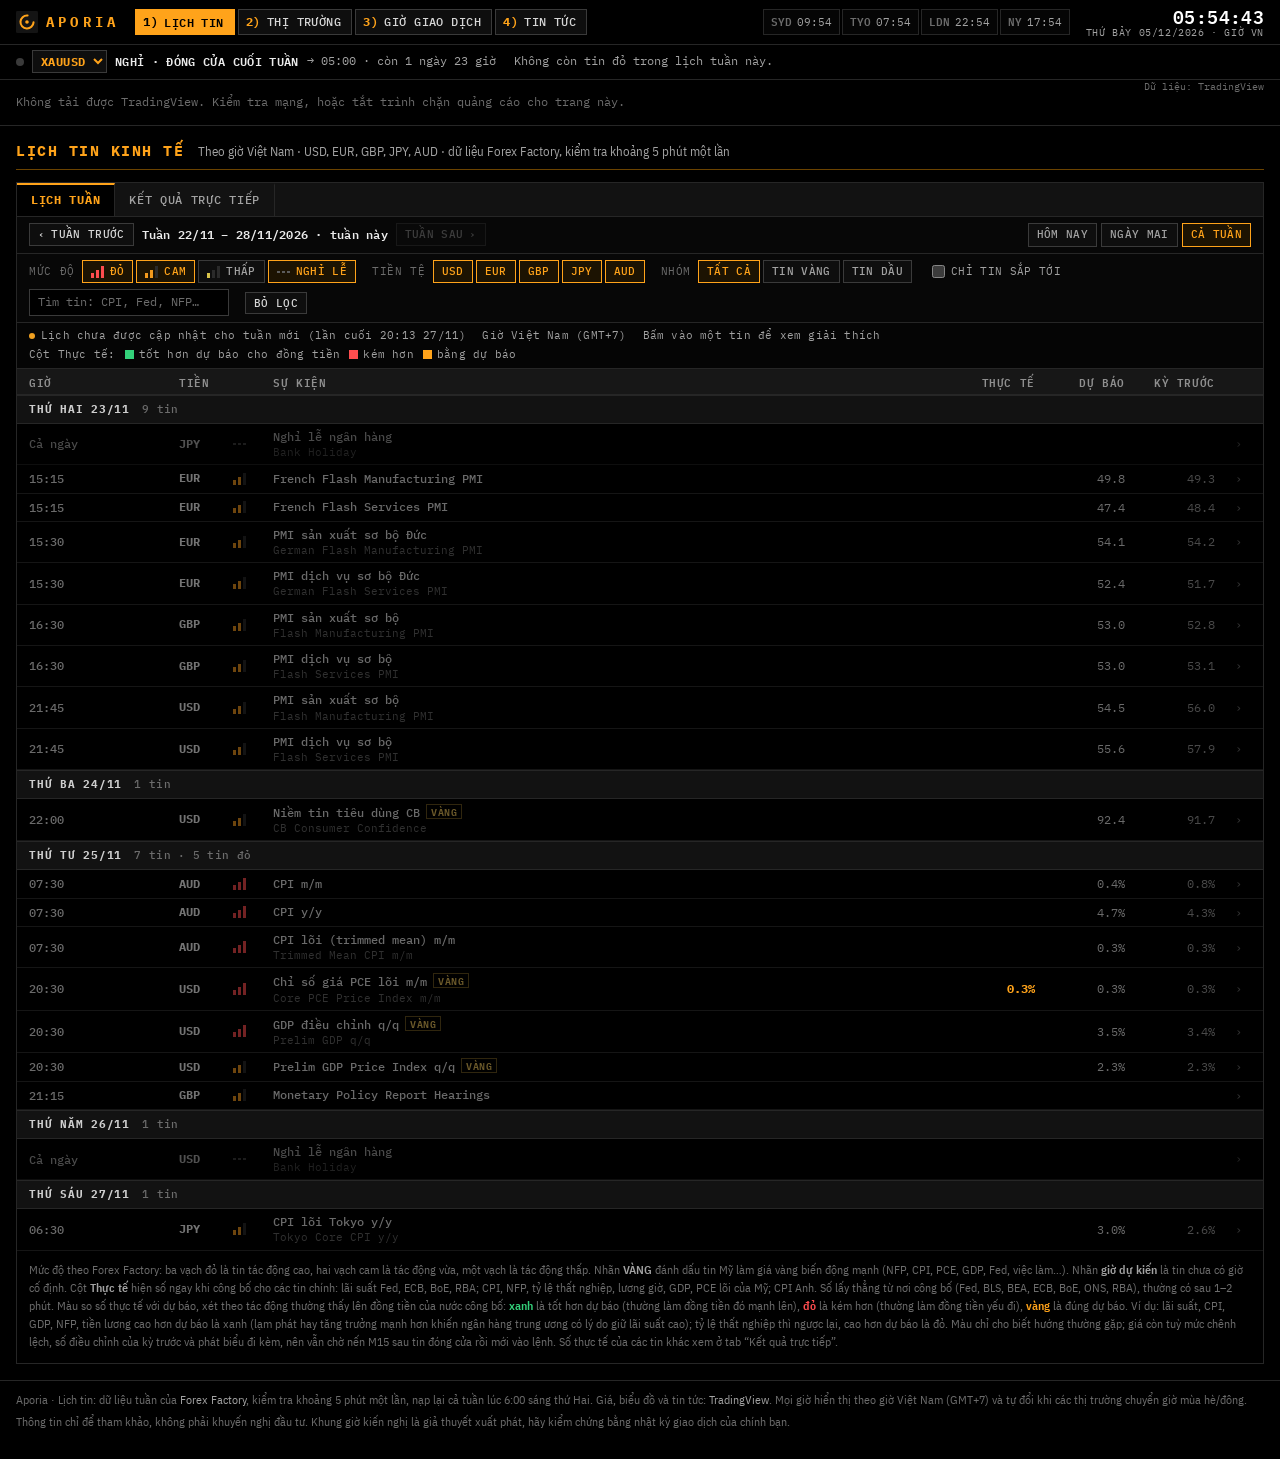
<file: index.html>
<!doctype html>
<html lang="vi">
<head>
<meta charset="utf-8">
<meta name="viewport" content="width=device-width, initial-scale=1, viewport-fit=cover">
<title>Lịch tin kinh tế theo giờ Việt Nam · Aporia</title>
<meta name="description" content="Lịch tin kinh tế tuần theo giờ Việt Nam: tin đỏ, tin vàng, dự báo, kỳ trước, giải thích tiếng Việt cho từng tin.">
<meta name="theme-color" content="#000000">
<meta name="color-scheme" content="dark">
<meta property="og:title" content="Lịch tin kinh tế theo giờ Việt Nam · Aporia">
<meta property="og:description" content="Lịch tin kinh tế tuần theo giờ Việt Nam: tin đỏ, tin vàng, dự báo, kỳ trước, giải thích tiếng Việt cho từng tin.">
<meta property="og:type" content="website">
<meta name="apple-mobile-web-app-title" content="Aporia">
<meta name="apple-mobile-web-app-capable" content="yes">
<meta name="mobile-web-app-capable" content="yes">
<meta name="apple-mobile-web-app-status-bar-style" content="black-translucent">
<link rel="icon" href="icon.svg" type="image/svg+xml">
<link rel="icon" href="icon-192.png" type="image/png" sizes="192x192">
<link rel="apple-touch-icon" href="icon-180.png">
<link rel="manifest" href="manifest.webmanifest">
<link rel="preconnect" href="https://fonts.googleapis.com">
<link rel="preconnect" href="https://fonts.gstatic.com" crossorigin>
<link rel="stylesheet" href="https://fonts.googleapis.com/css2?family=IBM+Plex+Mono:wght@400;500;600;700&family=IBM+Plex+Sans+Condensed:wght@400;500;600&display=swap">
<link rel="stylesheet" href="assets/app.css?v=202611051200">
</head>
<body data-page="lich">
<header class="top" id="top"><div class="tb"><a class="brand" href="./"><span class="wm">APORIA</span></a></div></header>
<div class="ticker" id="ticker"></div>
<main class="wrap">
  <div class="ptitle"><h1>Lịch tin kinh tế</h1><span class="sub">Theo giờ Việt Nam · USD, EUR, GBP, JPY, AUD · dữ liệu Forex Factory, kiểm tra khoảng 5 phút một lần</span></div>
  <section class="panel">
    <div class="tabs" role="tablist" aria-label="Chế độ xem lịch">
      <button type="button" role="tab" id="tabWeek" aria-selected="true" aria-controls="paneWeek">Lịch tuần</button>
      <button type="button" role="tab" id="tabLive" aria-selected="false" aria-controls="paneLive">Kết quả trực tiếp</button>
    </div>
    <div id="paneWeek" role="tabpanel" aria-labelledby="tabWeek">
      <div class="calbar">
        <button type="button" class="btn sm" id="wPrev" aria-label="Tuần trước">‹<span class="t"> Tuần trước</span></button>
        <span class="wk" id="wLab">—</span>
        <button type="button" class="btn sm" id="wNext" aria-label="Tuần sau"><span class="t">Tuần sau </span>›</button>
        <button type="button" class="btn sm ftog" id="fToggle" aria-expanded="false" aria-controls="filters">Bộ lọc</button>
        <span class="sp"></span>
        <div id="fScope" role="group" aria-label="Phạm vi ngày" style="display:flex;gap:4px">
          <button type="button" class="chip" data-v="today">Hôm nay</button>
          <button type="button" class="chip" data-v="tomorrow">Ngày mai</button>
          <button type="button" class="chip" data-v="week">Cả tuần</button>
        </div>
      </div>
      <div class="filters" id="filters">
        <div class="grp"><span class="lbl">Mức độ</span><span id="fImp" class="grp"></span></div>
        <div class="grp"><span class="lbl">Tiền tệ</span><span id="fCcy" class="grp"></span></div>
        <div class="grp"><span class="lbl">Nhóm</span><span id="fGrp" class="grp"></span></div>
        <label class="grp" style="font-size:12.5px;color:var(--dim);cursor:pointer"><input type="checkbox" id="fUp"> Chỉ tin sắp tới</label>
        <input type="search" id="fQ" placeholder="Tìm tin: CPI, Fed, NFP…" aria-label="Tìm tin">
        <button type="button" class="btn sm" id="fReset">Bỏ lọc</button>
      </div>
      <div class="srcline" id="srcLine"></div>
      <div class="ct" id="ct"><div class="empty">Đang tải lịch…</div></div>
      <div class="note">Mức độ theo Forex Factory: ba vạch đỏ là tin tác động cao, hai vạch cam là tác động vừa, một vạch là tác động thấp. Nhãn <b>VÀNG</b> đánh dấu tin Mỹ làm giá vàng biến động mạnh (NFP, CPI, PCE, GDP, Fed, việc làm…). Nhãn <b>giờ dự kiến</b> là tin chưa có giờ cố định. Cột <b>Thực tế</b> hiện số ngay khi công bố cho các tin chính: lãi suất Fed, ECB, BoE, RBA; CPI, NFP, tỷ lệ thất nghiệp, lương giờ, GDP, PCE lõi của Mỹ; CPI Anh. Số lấy thẳng từ nơi công bố (Fed, BLS, BEA, ECB, BoE, ONS, RBA), thường có sau 1–2 phút. Màu so số thực tế với dự báo, xét theo tác động thường thấy lên đồng tiền của nước công bố: <b class="up">xanh</b> là tốt hơn dự báo (thường làm đồng tiền đó mạnh lên), <b class="down">đỏ</b> là kém hơn (thường làm đồng tiền yếu đi), <b class="eq">vàng</b> là đúng dự báo. Ví dụ: lãi suất, CPI, GDP, NFP, tiền lương cao hơn dự báo là xanh (lạm phát hay tăng trưởng mạnh hơn khiến ngân hàng trung ương có lý do giữ lãi suất cao); tỷ lệ thất nghiệp thì ngược lại, cao hơn dự báo là đỏ. Màu chỉ cho biết hướng thường gặp; giá còn tuỳ mức chênh lệch, số điều chỉnh của kỳ trước và phát biểu đi kèm, nên vẫn chờ nến M15 sau tin đóng cửa rồi mới vào lệnh. Số thực tế của các tin khác xem ở tab “Kết quả trực tiếp”.</div>
    </div>
    <div id="paneLive" role="tabpanel" aria-labelledby="tabLive" hidden>
      <div class="note" style="padding-bottom:0">Số liệu thực tế cập nhật ngay khi công bố, theo dữ liệu của TradingView: tin tác động vừa và cao của Mỹ, khối euro, Anh, Nhật, Úc.</div>
      <div class="tvbox" id="tvCal" style="height:min(78vh,720px)"></div>
    </div>
  </section>
</main>
<footer class="foot" id="foot"></footer>
<noscript><div class="wrap"><div class="warnbox">Trang cần bật JavaScript để hiển thị lịch tin, đồng hồ và giá.</div></div></noscript>
<script src="assets/core.js?v=202611051200"></script>
<script src="assets/calendar.js?v=202611051200"></script>
</body>
</html>
</file>
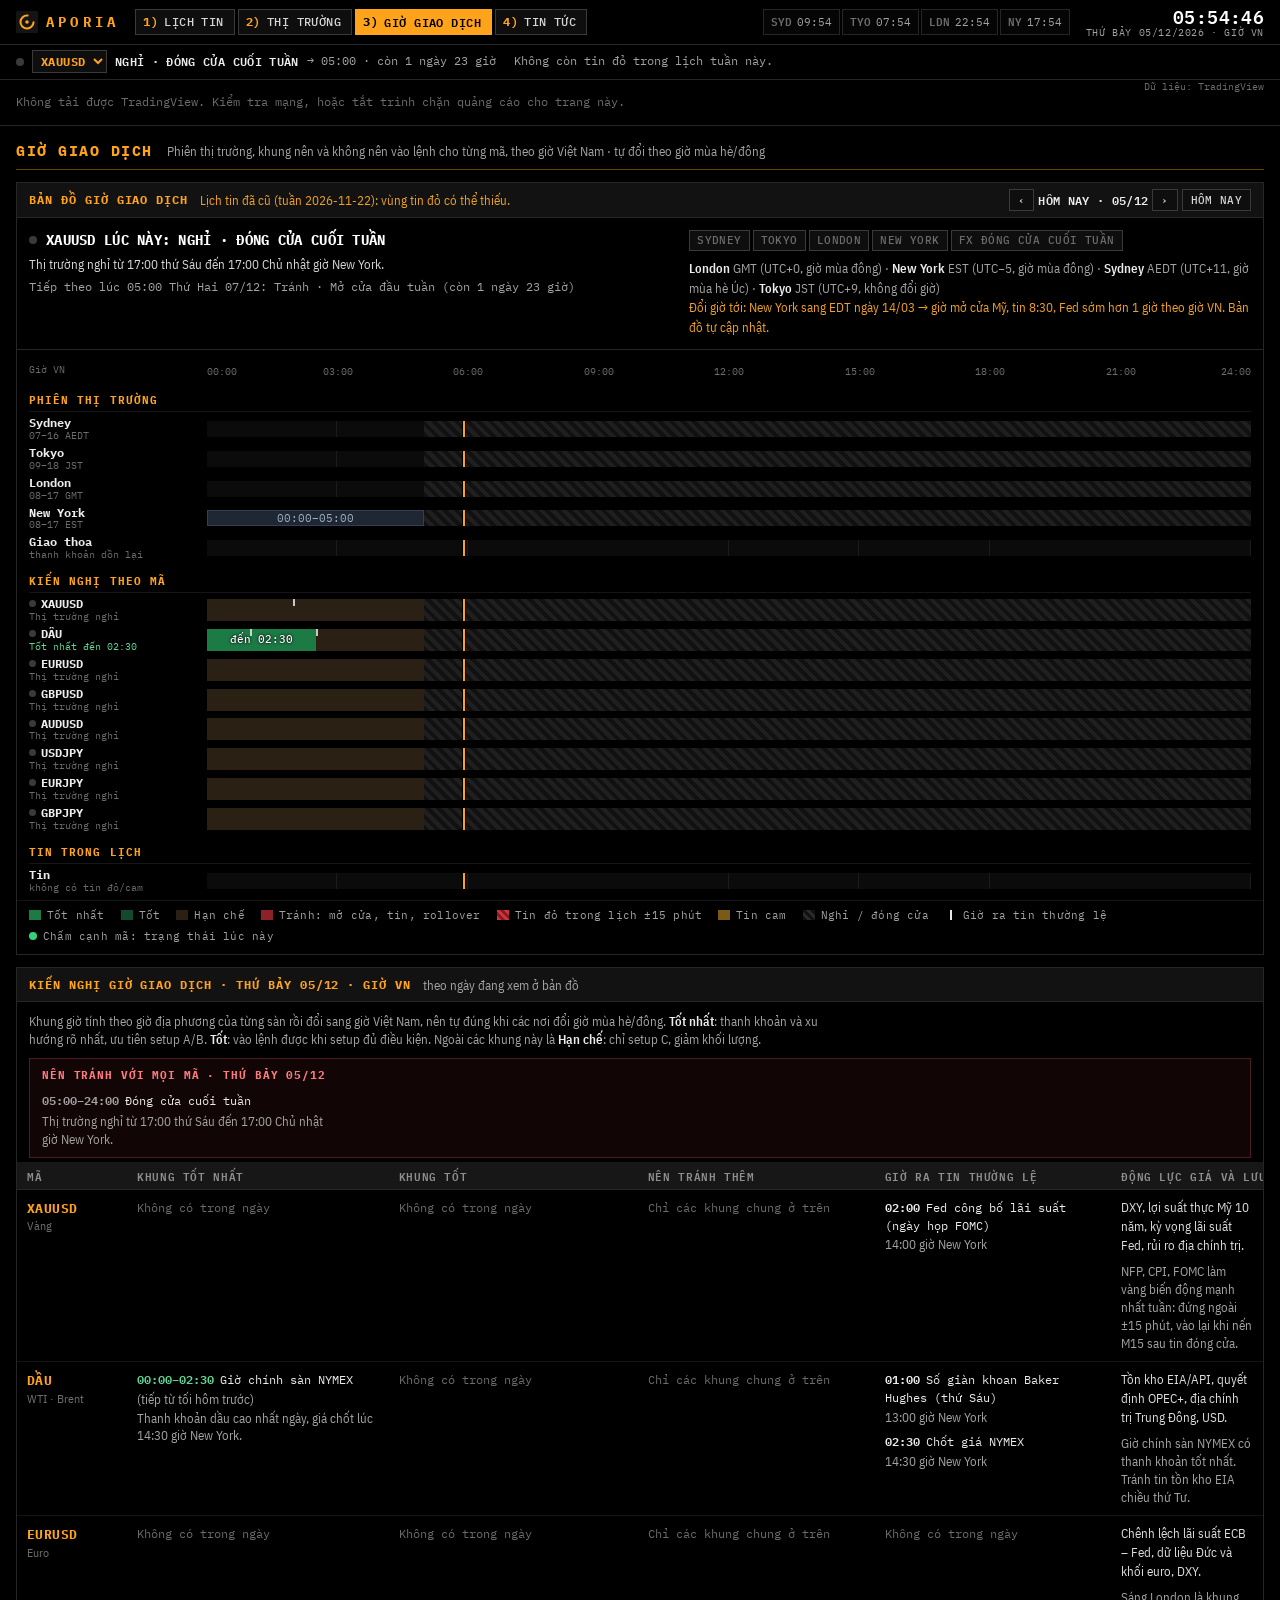
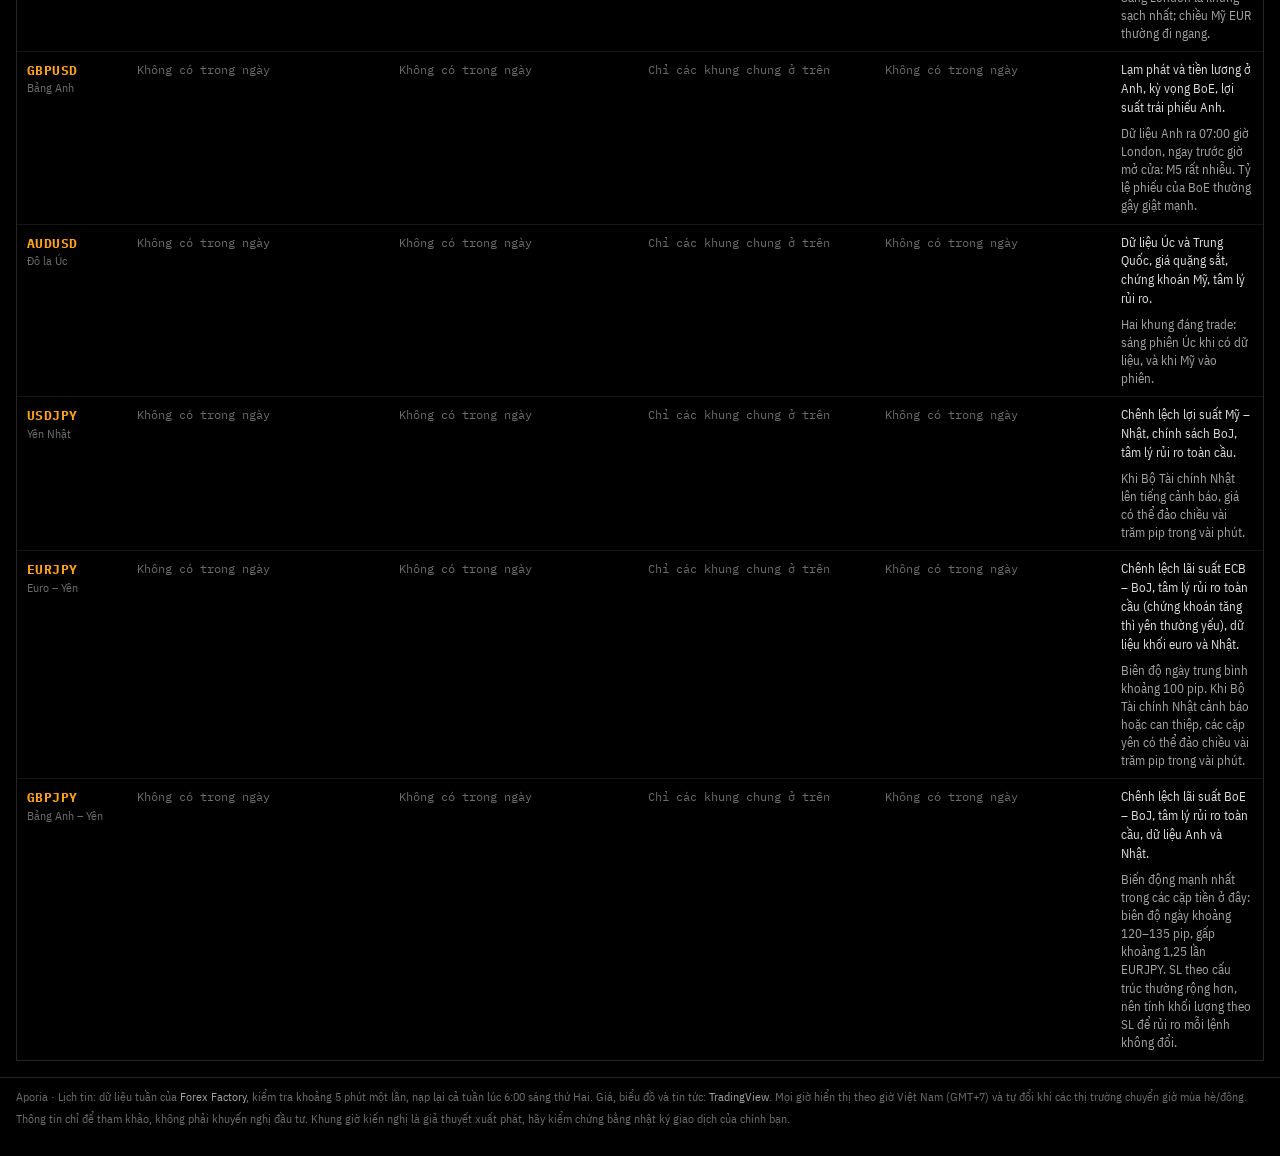
<file: gio-giao-dich.html>
<!doctype html>
<html lang="vi">
<head>
<meta charset="utf-8">
<meta name="viewport" content="width=device-width, initial-scale=1, viewport-fit=cover">
<title>Giờ giao dịch theo giờ Việt Nam · Aporia</title>
<meta name="description" content="Bản đồ phiên Sydney, Tokyo, London, New York và khung giờ nên, không nên vào lệnh cho vàng, dầu, forex theo giờ Việt Nam.">
<meta name="theme-color" content="#000000">
<meta name="color-scheme" content="dark">
<meta property="og:title" content="Giờ giao dịch theo giờ Việt Nam · Aporia">
<meta property="og:description" content="Bản đồ phiên Sydney, Tokyo, London, New York và khung giờ nên, không nên vào lệnh cho vàng, dầu, forex theo giờ Việt Nam.">
<meta property="og:type" content="website">
<meta name="apple-mobile-web-app-title" content="Aporia">
<meta name="apple-mobile-web-app-capable" content="yes">
<meta name="mobile-web-app-capable" content="yes">
<meta name="apple-mobile-web-app-status-bar-style" content="black-translucent">
<link rel="icon" href="icon.svg" type="image/svg+xml">
<link rel="icon" href="icon-192.png" type="image/png" sizes="192x192">
<link rel="apple-touch-icon" href="icon-180.png">
<link rel="manifest" href="manifest.webmanifest">
<link rel="preconnect" href="https://fonts.googleapis.com">
<link rel="preconnect" href="https://fonts.gstatic.com" crossorigin>
<link rel="stylesheet" href="https://fonts.googleapis.com/css2?family=IBM+Plex+Mono:wght@400;500;600;700&family=IBM+Plex+Sans+Condensed:wght@400;500;600&display=swap">
<link rel="stylesheet" href="assets/app.css?v=202611051200">
</head>
<body data-page="gio">
<header class="top" id="top"><div class="tb"><a class="brand" href="./"><span class="wm">APORIA</span></a></div></header>
<div class="ticker" id="ticker"></div>
<main class="wrap">
  <div class="ptitle"><h1>Giờ giao dịch</h1><span class="sub">Phiên thị trường, khung nên và không nên vào lệnh cho từng mã, theo giờ Việt Nam · tự đổi theo giờ mùa hè/đông</span></div>
  <section class="panel" id="gio">
    <div class="ph">
      <h2>Bản đồ giờ giao dịch</h2>
      <span class="sub" id="calNote"></span>
      <div class="right daynav">
        <button class="btn sm" id="dPrev" type="button" aria-label="Ngày trước">‹</button>
        <span class="dl" id="dLab">Hôm nay</span>
        <button class="btn sm" id="dNext" type="button" aria-label="Ngày sau">›</button>
        <button class="btn sm" id="dToday" type="button">Hôm nay</button>
      </div>
    </div>
    <div class="nowgrid">
      <div class="now">
        <div class="lab"><span class="dot" id="nowDot"></span><span id="nowLab">—</span></div>
        <div class="desc" id="nowDesc"></div>
        <div class="nx" id="nowNx"></div>
      </div>
      <div>
        <div class="tags" id="openTags"></div>
        <div class="dst" id="dst"></div>
      </div>
    </div>
    <div class="mapwrap" id="mapwrap">
      <div class="map" id="map"></div>
      <div class="xh" id="xh" hidden></div>
      <div class="xr" id="xr" hidden></div>
    </div>
    <div class="legend">
      <span><i style="background:var(--best)"></i>Tốt nhất</span>
      <span><i style="background:var(--good)"></i>Tốt</span>
      <span><i style="background:var(--lim)"></i>Hạn chế</span>
      <span><i style="background:var(--avoid)"></i>Tránh: mở cửa, tin, rollover</span>
      <span><i style="background:repeating-linear-gradient(45deg,#d1323b 0 3px,#821d23 3px 6px)"></i>Tin đỏ trong lịch ±15 phút</span>
      <span><i style="background:#7a5a17"></i>Tin cam</span>
      <span><i style="background:repeating-linear-gradient(45deg,#111 0 3px,#2a2a2a 3px 6px)"></i>Nghỉ / đóng cửa</span>
      <span><i style="background:linear-gradient(to right,transparent 5px,#e6e6e6 5px,#e6e6e6 7px,transparent 7px)"></i>Giờ ra tin thường lệ</span>
      <span><i style="background:#33d17a;width:8px;height:8px;border-radius:50%;vertical-align:0"></i>Chấm cạnh mã: trạng thái lúc này</span>
    </div>
  </section>
  <section class="panel" id="kn">
    <div class="ph"><h2><span id="knTitle">Kiến nghị giờ giao dịch</span></h2><span class="sub">theo ngày đang xem ở bản đồ</span></div>
    <p class="kn-intro">Khung giờ tính theo giờ địa phương của từng sàn rồi đổi sang giờ Việt Nam, nên tự đúng khi các nơi đổi giờ mùa hè/đông. <b>Tốt nhất</b>: thanh khoản và xu hướng rõ nhất, ưu tiên setup A/B. <b>Tốt</b>: vào lệnh được khi setup đủ điều kiện. Ngoài các khung này là <b>Hạn chế</b>: chỉ setup C, giảm khối lượng.</p>
    <div class="common" id="common" hidden></div>
    <div class="rt-wrap" id="rtWrap"></div>
  </section>
</main>
<footer class="foot" id="foot"></footer>
<noscript><div class="wrap"><div class="warnbox">Trang cần bật JavaScript để hiển thị lịch tin, đồng hồ và giá.</div></div></noscript>
<script src="assets/core.js?v=202611051200"></script>
<script src="assets/hours.js?v=202611051200"></script>
</body>
</html>
</file>
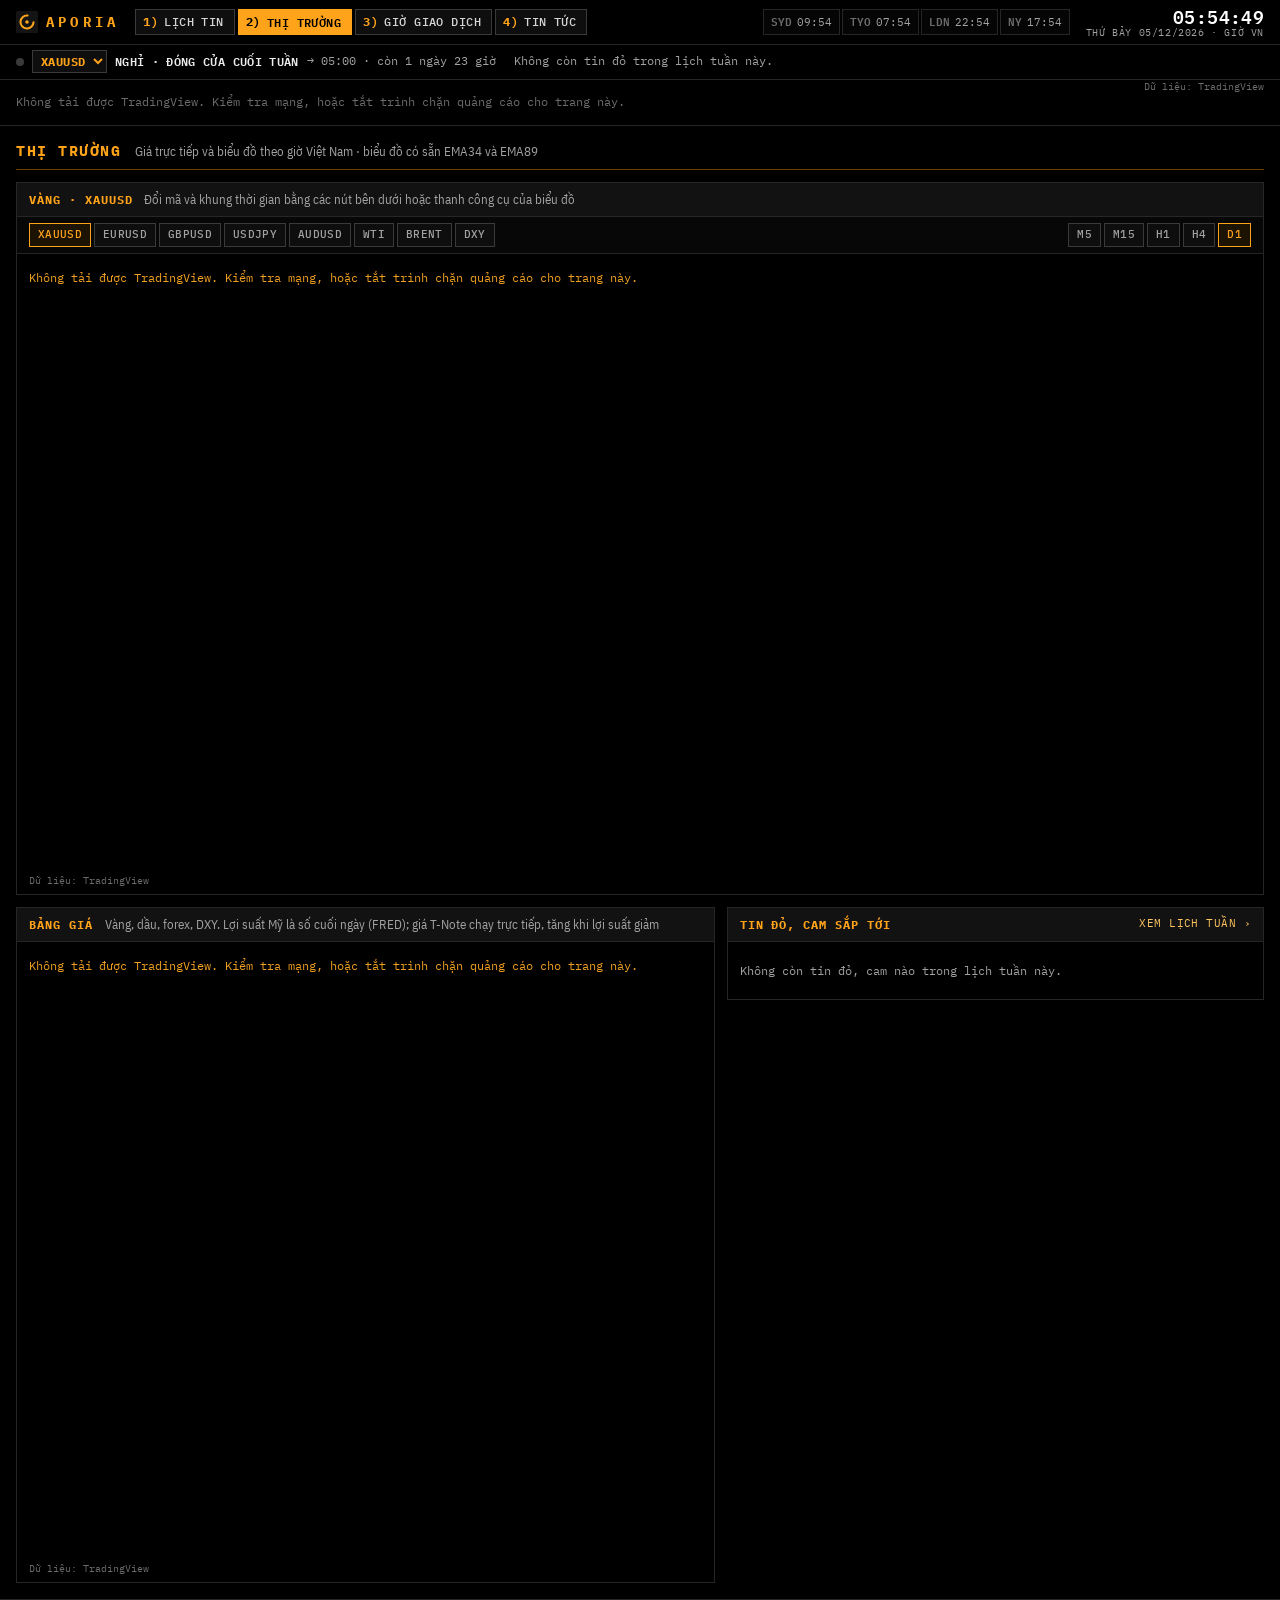
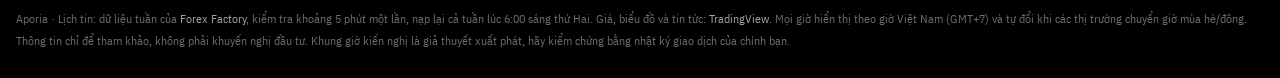
<file: thi-truong.html>
<!doctype html>
<html lang="vi">
<head>
<meta charset="utf-8">
<meta name="viewport" content="width=device-width, initial-scale=1, viewport-fit=cover">
<title>Thị trường: vàng, dầu, forex · Aporia</title>
<meta name="description" content="Giá trực tiếp và biểu đồ vàng, dầu, EUR, GBP, JPY, AUD, DXY, lợi suất Mỹ với EMA34/89.">
<meta name="theme-color" content="#000000">
<meta name="color-scheme" content="dark">
<meta property="og:title" content="Thị trường: vàng, dầu, forex · Aporia">
<meta property="og:description" content="Giá trực tiếp và biểu đồ vàng, dầu, EUR, GBP, JPY, AUD, DXY, lợi suất Mỹ với EMA34/89.">
<meta property="og:type" content="website">
<meta name="apple-mobile-web-app-title" content="Aporia">
<meta name="apple-mobile-web-app-capable" content="yes">
<meta name="mobile-web-app-capable" content="yes">
<meta name="apple-mobile-web-app-status-bar-style" content="black-translucent">
<link rel="icon" href="icon.svg" type="image/svg+xml">
<link rel="icon" href="icon-192.png" type="image/png" sizes="192x192">
<link rel="apple-touch-icon" href="icon-180.png">
<link rel="manifest" href="manifest.webmanifest">
<link rel="preconnect" href="https://fonts.googleapis.com">
<link rel="preconnect" href="https://fonts.gstatic.com" crossorigin>
<link rel="stylesheet" href="https://fonts.googleapis.com/css2?family=IBM+Plex+Mono:wght@400;500;600;700&family=IBM+Plex+Sans+Condensed:wght@400;500;600&display=swap">
<link rel="stylesheet" href="assets/app.css?v=202611051200">
</head>
<body data-page="thi-truong">
<header class="top" id="top"><div class="tb"><a class="brand" href="./"><span class="wm">APORIA</span></a></div></header>
<div class="ticker" id="ticker"></div>
<main class="wrap">
  <div class="ptitle"><h1>Thị trường</h1><span class="sub">Giá trực tiếp và biểu đồ theo giờ Việt Nam · biểu đồ có sẵn EMA34 và EMA89</span></div>
  <section class="panel">
    <div class="ph"><h2 id="chartTitle">Biểu đồ</h2><span class="sub">Đổi mã và khung thời gian bằng các nút bên dưới hoặc thanh công cụ của biểu đồ</span></div>
    <div class="syms" id="syms"></div>
    <div class="chartbox tvbox" id="chart"></div>
  </section>
  <div class="mkgrid">
    <section class="panel"><div class="ph"><h2>Bảng giá</h2><span class="sub">Vàng, dầu, forex, DXY. Lợi suất Mỹ là số cuối ngày (FRED); giá T-Note chạy trực tiếp, tăng khi lợi suất giảm</span></div><div class="tvbox" id="quotes" style="height:640px"></div></section>
    <section class="panel"><div class="ph"><h2>Tin đỏ, cam sắp tới</h2><a class="sub" href="./" style="margin-left:auto">Xem lịch tuần ›</a></div><div id="upc"><div class="empty">Đang tải lịch…</div></div></section>
  </div>
</main>
<footer class="foot" id="foot"></footer>
<noscript><div class="wrap"><div class="warnbox">Trang cần bật JavaScript để hiển thị lịch tin, đồng hồ và giá.</div></div></noscript>
<script src="assets/core.js?v=202611051200"></script>
<script src="assets/market.js?v=202611051200"></script>
</body>
</html>
</file>
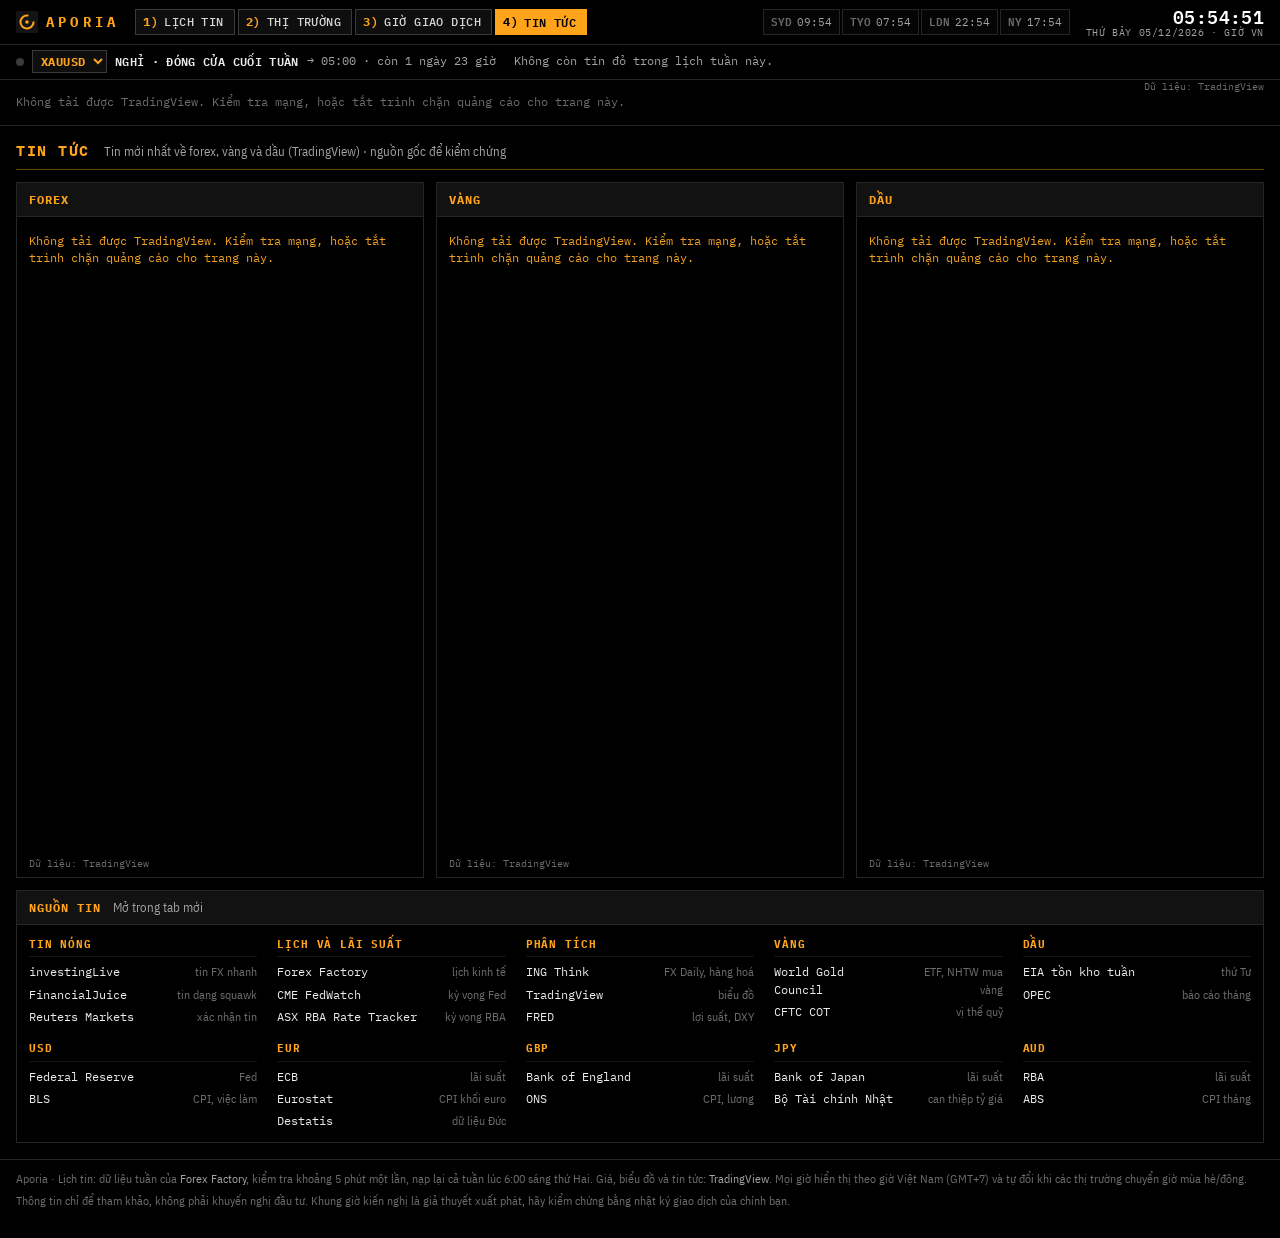
<file: tin-tuc.html>
<!doctype html>
<html lang="vi">
<head>
<meta charset="utf-8">
<meta name="viewport" content="width=device-width, initial-scale=1, viewport-fit=cover">
<title>Tin tức forex, vàng, dầu · Aporia</title>
<meta name="description" content="Tin mới nhất về forex, vàng, dầu và các nguồn tin uy tín cho trader.">
<meta name="theme-color" content="#000000">
<meta name="color-scheme" content="dark">
<meta property="og:title" content="Tin tức forex, vàng, dầu · Aporia">
<meta property="og:description" content="Tin mới nhất về forex, vàng, dầu và các nguồn tin uy tín cho trader.">
<meta property="og:type" content="website">
<meta name="apple-mobile-web-app-title" content="Aporia">
<meta name="apple-mobile-web-app-capable" content="yes">
<meta name="mobile-web-app-capable" content="yes">
<meta name="apple-mobile-web-app-status-bar-style" content="black-translucent">
<link rel="icon" href="icon.svg" type="image/svg+xml">
<link rel="icon" href="icon-192.png" type="image/png" sizes="192x192">
<link rel="apple-touch-icon" href="icon-180.png">
<link rel="manifest" href="manifest.webmanifest">
<link rel="preconnect" href="https://fonts.googleapis.com">
<link rel="preconnect" href="https://fonts.gstatic.com" crossorigin>
<link rel="stylesheet" href="https://fonts.googleapis.com/css2?family=IBM+Plex+Mono:wght@400;500;600;700&family=IBM+Plex+Sans+Condensed:wght@400;500;600&display=swap">
<link rel="stylesheet" href="assets/app.css?v=202611051200">
</head>
<body data-page="tin">
<header class="top" id="top"><div class="tb"><a class="brand" href="./"><span class="wm">APORIA</span></a></div></header>
<div class="ticker" id="ticker"></div>
<main class="wrap">
  <div class="ptitle"><h1>Tin tức</h1><span class="sub">Tin mới nhất về forex, vàng và dầu (TradingView) · nguồn gốc để kiểm chứng</span></div>
  <div class="newsgrid">
    <section class="panel"><div class="ph"><h2>Forex</h2></div><div class="tvbox" id="nFx" style="height:660px"></div></section>
    <section class="panel"><div class="ph"><h2>Vàng</h2></div><div class="tvbox" id="nGold" style="height:660px"></div></section>
    <section class="panel"><div class="ph"><h2>Dầu</h2></div><div class="tvbox" id="nOil" style="height:660px"></div></section>
  </div>
  <section class="panel"><div class="ph"><h2>Nguồn tin</h2><span class="sub">Mở trong tab mới</span></div><div class="pb src" id="src"></div></section>
</main>
<footer class="foot" id="foot"></footer>
<noscript><div class="wrap"><div class="warnbox">Trang cần bật JavaScript để hiển thị lịch tin, đồng hồ và giá.</div></div></noscript>
<script src="assets/core.js?v=202611051200"></script>
<script src="assets/news.js?v=202611051200"></script>
</body>
</html>
</file>
<file: assets/app.css>
/* Aporia — public site. Market-terminal look shared by every page:
   pure black, amber labels and titles, white figures, monospace for data, tables and menus,
   a condensed sans for longer explanations, square panels with 1px rules.
   Order: header (brand, function keys, clocks, status) → live ticker → page → footer. */
:root{
  color-scheme: dark;
  /* surfaces */
  --ink:#000; --panel:#000; --panel-2:#0e0e0e; --panel-3:#171717; --bar:#121212;
  --rule:#262626; --rule-2:#3a3a3a; --sep:#151515; --grid:#1b1b1b; --row:#0c0c0c;
  /* text */
  --text:#ececec; --dim:#a2a2a2; --faint:#6c6c6c;
  /* accents */
  --amber:#ffa31a; --amber-2:#ffc560; --amber-dk:#6b4300; --amber-bg:#1c1302; --amber-ink:#000;
  --up:#33d17a; --down:#ff4d4f;
  --go:#2fbf71; --warn:#f0a020; --stop:#ff4d4f; --off:#3a3a3a;
  --best:#1c7a45; --good:#134a2c; --lim:#2a2013; --avoid:#8c2228;
  --hi:#ff4d4f; --med:#f39a1d; --low:#d8c34a; --hol:#5c5c5c;
  --link:#6ab0ff;
  /* type */
  --mono:"IBM Plex Mono", ui-monospace, "SF Mono", Menlo, Consolas, monospace;
  --sans:"IBM Plex Sans Condensed", "Roboto Condensed", "Arial Narrow", system-ui, sans-serif;
  --r:0px;
  --gl:max(16px, env(safe-area-inset-left, 0px));
  --gr:max(16px, env(safe-area-inset-right, 0px));
  --hdr:0px;
}
*{box-sizing:border-box}
html{background:var(--ink);-webkit-text-size-adjust:100%;scroll-padding-top:calc(var(--hdr) + 12px);scrollbar-color:#2e2e2e var(--ink)}
body{margin:0;background:var(--ink);color:var(--text);font:13px/1.45 var(--sans);padding-bottom:max(28px, env(safe-area-inset-bottom, 0px));-webkit-font-smoothing:antialiased;-moz-osx-font-smoothing:grayscale}
::selection{background:var(--amber);color:#000}
::-webkit-scrollbar{width:10px;height:10px}
::-webkit-scrollbar-track{background:var(--ink)}
::-webkit-scrollbar-thumb{background:#2a2a2a;border:2px solid var(--ink)}
::-webkit-scrollbar-thumb:hover{background:#3d3d3d}
[hidden]{display:none!important}
a{color:var(--link);text-decoration:none}
a:hover{text-decoration:underline}
b,strong{font-weight:600}
button,select,input,textarea{font:inherit;color:inherit}
:focus-visible{outline:1px solid var(--amber);outline-offset:1px}
.mono{font-family:var(--mono);font-variant-numeric:tabular-nums}
.sr{position:absolute;width:1px;height:1px;overflow:hidden;clip:rect(0 0 0 0);white-space:nowrap}

/* ---------- header: brand, function keys, world clocks, status line ---------- */
.top{position:sticky;top:0;z-index:30;background:#000;border-bottom:1px solid var(--rule);padding-top:env(safe-area-inset-top, 0px)}
.tb{max-width:1480px;margin:0 auto;padding:6px var(--gr) 6px var(--gl);display:flex;align-items:center;gap:6px 16px;flex-wrap:wrap}
.brand{display:flex;align-items:center;gap:8px;color:var(--text)}
.brand:hover{text-decoration:none}
.brand svg{width:22px;height:22px;flex:none}
.brand .wm{font-family:var(--mono);font-weight:700;letter-spacing:.3em;font-size:14px;color:var(--amber)}
.nav{display:flex;gap:3px;flex-wrap:nowrap;overflow-x:auto;scrollbar-width:none}
.nav::-webkit-scrollbar{display:none}
.nav a{display:flex;align-items:center;gap:6px;height:26px;padding:0 10px 0 7px;color:#d6d6d6;font-family:var(--mono);font-size:11.5px;font-weight:500;letter-spacing:.04em;text-transform:uppercase;white-space:nowrap;background:var(--panel-2);border:1px solid var(--rule-2)}
.nav a .fk{color:var(--amber);font-weight:700}
.nav a:hover{text-decoration:none;border-color:var(--amber);color:#fff}
.nav a[aria-current="page"]{background:var(--amber);border-color:var(--amber);color:#000;font-weight:600}
.nav a[aria-current="page"] .fk{color:#000}
.spacer{flex:1}
.clocks{display:flex;gap:2px;align-items:center;flex-wrap:wrap}
.wc{font-family:var(--mono);font-size:11px;color:var(--dim);padding:3px 7px;border:1px solid var(--rule);white-space:nowrap;font-variant-numeric:tabular-nums;background:#050505}
.wc b{font-weight:600;color:var(--faint);margin-right:5px}
.wc.on{color:var(--text);border-color:var(--amber-dk)}
.wc.on b{color:var(--amber)}
.clock{display:grid;line-height:1.15;text-align:right}
.clock .t{font-family:var(--mono);font-size:18px;font-weight:600;color:#fff;font-variant-numeric:tabular-nums;letter-spacing:.02em}
.clock .d{font-family:var(--mono);font-size:10px;color:var(--dim);text-transform:uppercase;letter-spacing:.06em}
.sb2{max-width:1480px;margin:0 auto;padding:5px var(--gr) 6px var(--gl);display:flex;align-items:center;gap:6px 18px;flex-wrap:wrap;border-top:1px solid var(--rule);font-family:var(--mono);font-size:11.5px}
.status{display:flex;align-items:center;gap:8px;padding:0;min-width:0;max-width:100%}
.dot{width:8px;height:8px;border-radius:50%;flex:none;background:var(--off)}
.k-go .dot,.dot.k-go{background:var(--go);box-shadow:0 0 0 2px rgba(47,191,113,.18)}
.k-warn .dot,.dot.k-warn{background:var(--warn)}
.k-stop .dot,.dot.k-stop{background:var(--stop);box-shadow:0 0 0 2px rgba(255,77,79,.2)}
.k-off .dot,.dot.k-off{background:var(--off)}
.sel{background:var(--panel-2);border:1px solid var(--rule-2);font-family:var(--mono);font-size:11.5px;font-weight:700;color:var(--amber);padding:2px 4px;cursor:pointer;letter-spacing:.04em}
.sel:hover{border-color:var(--amber)}
.sel option{background:#111;color:var(--text)}
.status .lab{font-weight:600;color:var(--text);text-transform:uppercase;letter-spacing:.03em;white-space:nowrap;overflow:hidden;text-overflow:ellipsis;min-width:0}
.status .cd{color:var(--dim);white-space:nowrap}
.nxt{color:var(--dim);display:flex;gap:8px;align-items:center;min-width:0}
.nxt b{color:var(--text);font-weight:600}
.nxt .ib{flex:none}
.nxt .ttl{white-space:nowrap;overflow:hidden;text-overflow:ellipsis;min-width:0}
/* mid-size screens: drop the four city clocks so brand, menu keys and the VN clock stay on one line */
@media (max-width: 1180px){.clocks{display:none}}
@media (max-width: 860px){
  .top{position:static}
  .clock .t{font-size:16px}
  .nav{order:5;width:100%}
  .status{width:100%;flex-wrap:wrap;row-gap:2px}
  .status .lab{white-space:normal}
  .nxt{width:100%}
}
/* phones: the four menu keys as a 2×2 block instead of a scrolling row */
@media (max-width: 560px){
  .nav{display:grid;grid-template-columns:repeat(2,minmax(0,1fr));gap:3px;overflow:visible}
  .nav a{padding:0 8px}
}

/* ---------- live ticker ---------- */
.ticker{position:relative;border-bottom:1px solid var(--rule);min-height:46px;background:#000}
.ticker > .tv-ph{padding:14px var(--gr) 0 var(--gl)}
.ticker > .tv-ph.err{color:var(--faint)}
.ticker .tradingview-widget-copyright{padding:0 var(--gr) 4px var(--gl);text-align:right}

/* ---------- page frame ---------- */
.wrap{max-width:1480px;margin:0 auto;padding:12px var(--gr) 0 var(--gl);display:grid;gap:12px}
.ptitle{display:flex;align-items:baseline;gap:4px 14px;flex-wrap:wrap;border-bottom:1px solid var(--amber-dk);padding:2px 0 7px}
.ptitle h1{margin:0;font-family:var(--mono);font-size:15px;font-weight:700;letter-spacing:.1em;text-transform:uppercase;color:var(--amber)}
.ptitle .sub{color:var(--dim);font-size:12.5px}
.panel{background:var(--panel);border:1px solid var(--rule);min-width:0}
.ph{display:flex;align-items:center;gap:6px 12px;flex-wrap:wrap;padding:6px 12px;background:var(--bar);border-bottom:1px solid var(--rule);min-height:34px}
.ph h2{margin:0;font-family:var(--mono);font-size:12px;font-weight:700;letter-spacing:.08em;text-transform:uppercase;color:var(--amber)}
.ph .sub{color:var(--dim);font-size:12.5px}
.ph a.sub{font-family:var(--mono);font-size:11px;text-transform:uppercase;letter-spacing:.04em;color:var(--amber-2)}
.ph .right{margin-left:auto;display:flex;gap:4px;align-items:center;flex-wrap:wrap}
.pb{padding:12px}
/* buttons and chips look like terminal function keys */
.btn{background:var(--panel-2);border:1px solid var(--rule-2);border-radius:0;padding:4px 10px;cursor:pointer;font-family:var(--mono);font-size:11.5px;font-weight:500;letter-spacing:.03em;line-height:1.3;white-space:nowrap;display:inline-flex;align-items:center;gap:6px;color:#d6d6d6;text-transform:uppercase}
.btn:hover{border-color:var(--amber);color:#fff}
.btn[disabled]{opacity:.35;cursor:default;border-color:var(--rule-2);color:var(--dim)}
.btn.sm{padding:3px 8px;font-size:11px}
.btn[aria-pressed="true"],.btn.on{border-color:var(--amber);color:var(--amber);background:var(--amber-bg)}
.chip{font-family:var(--mono);font-size:11px;font-weight:500;letter-spacing:.03em;text-transform:uppercase;padding:3px 8px;border:1px solid var(--rule-2);border-radius:0;background:var(--panel-2);cursor:pointer;color:var(--dim);display:inline-flex;align-items:center;gap:6px}
.chip:hover{border-color:#5a5a5a;color:var(--text)}
.chip[aria-pressed="true"]{border-color:var(--amber);color:var(--amber);background:var(--amber-bg)}
.chip[disabled]{opacity:.35;cursor:default}
.chip .sw{width:8px;height:8px;display:inline-block}
.tabs{display:flex;gap:0;border-bottom:1px solid var(--rule);background:var(--bar);overflow-x:auto;scrollbar-width:none}
.tabs button{background:none;border:0;border-right:1px solid var(--rule);border-top:2px solid transparent;padding:7px 14px 7px;color:var(--dim);cursor:pointer;font-family:var(--mono);font-size:11.5px;font-weight:500;letter-spacing:.06em;text-transform:uppercase;white-space:nowrap}
.tabs button:hover{color:var(--text)}
.tabs button[aria-selected="true"]{color:var(--amber);background:#000;border-top-color:var(--amber);font-weight:700}
.note{color:var(--faint);font-size:12px;line-height:1.5;padding:10px 12px 12px}
.note b{color:var(--dim)}
.empty{padding:20px 12px;color:var(--dim);font-family:var(--mono);font-size:12px}
.warnbox{border:1px solid var(--amber-dk);background:var(--amber-bg);padding:9px 12px;font-size:13px}
.warnbox b{color:var(--amber);font-weight:600}

/* ---------- impact bars (1–3 bars, colour by level) ---------- */
.ib{display:inline-flex;align-items:flex-end;gap:2px;height:12px;vertical-align:-1px}
.ib i{display:block;width:3px;background:#2a2a2a}
.ib i:nth-child(1){height:5px} .ib i:nth-child(2){height:8px} .ib i:nth-child(3){height:12px}
.ib.high i{background:var(--hi)}
.ib.medium i:nth-child(-n+2){background:var(--med)}
.ib.low i:nth-child(1){background:var(--low)}
.ib.holiday i{background:var(--hol);height:2px!important;align-self:center}

/* ---------- calendar (weekly table) ---------- */
.calbar{display:flex;gap:6px 8px;align-items:center;flex-wrap:wrap;padding:6px 12px;border-bottom:1px solid var(--rule);background:#070707}
.calbar .wk{font-family:var(--mono);font-size:12px;font-weight:600;color:var(--text);min-width:15ch;text-align:center;letter-spacing:.02em}
.calbar .sp{flex:1}
.ftog{display:none}
.calbar select{background:var(--panel-2);border:1px solid var(--rule-2);padding:3px 6px;font-family:var(--mono);font-size:11.5px}
.filters{display:flex;gap:6px 16px;flex-wrap:wrap;align-items:center;padding:6px 12px;border-bottom:1px solid var(--rule);background:#070707}
.filters .grp{display:flex;gap:3px;align-items:center;flex-wrap:wrap}
.filters .lbl{font-family:var(--mono);font-size:10.5px;letter-spacing:.06em;text-transform:uppercase;color:var(--faint);margin-right:4px}
.filters label.grp{font-family:var(--mono);font-size:11px!important;text-transform:uppercase;letter-spacing:.03em}
.filters input[type=checkbox]{accent-color:var(--amber)}
.filters input[type=search]{background:#000;border:1px solid var(--rule-2);border-radius:0;padding:4px 8px;font-family:var(--mono);font-size:11.5px;width:200px;max-width:100%;color:var(--text)}
.filters input[type=search]:focus{border-color:var(--amber);outline:none}
.filters input[type=search]::placeholder{color:var(--faint)}
.srcline{display:flex;gap:4px 16px;flex-wrap:wrap;padding:5px 12px;border-bottom:1px solid var(--rule);font-family:var(--mono);font-size:10.5px;letter-spacing:.02em;color:var(--dim);background:#050505}
.srcline .st{display:inline-flex;align-items:center;gap:6px}
.srcline .st i{width:6px;height:6px;border-radius:50%;background:var(--off)}
.srcline .st i.ok{background:var(--go)} .srcline .st i.warn{background:var(--warn)} .srcline .st i.err{background:var(--stop)}
.ct{min-width:0}
.cr{display:grid;grid-template-columns:140px 44px 30px minmax(0,1fr) 80px 80px 80px 26px;gap:10px;align-items:center;padding:5px 12px;border-bottom:1px solid var(--sep);cursor:pointer;font-family:var(--mono);font-size:12px}
.cr:hover{background:#101010}
.ch{position:sticky;top:var(--hdr);z-index:5;background:var(--panel-3);cursor:default;padding:5px 12px;font-family:var(--mono);font-size:10.5px;font-weight:600;letter-spacing:.06em;text-transform:uppercase;color:#8f8f8f;border-bottom:1px solid var(--rule)}
.ch:hover{background:var(--panel-3)}
.ch .r,.cr .r{text-align:right}
.cday{padding:6px 12px 5px;font-family:var(--mono);font-size:11px;font-weight:700;letter-spacing:.07em;text-transform:uppercase;color:#cfcfcf;border-bottom:1px solid var(--rule);border-top:1px solid var(--rule);background:var(--bar);display:flex;gap:12px;align-items:baseline}
.cday.today{color:var(--amber);background:var(--amber-bg);border-color:var(--amber-dk)}
.cday .cnt{font-size:10.5px;font-weight:500;color:var(--faint);letter-spacing:.03em;text-transform:none}
.cr .tm{font-variant-numeric:tabular-nums;white-space:nowrap;color:var(--text);font-weight:500}
.cr .tm.tent{color:var(--dim)}
.cr .tm.ad{white-space:normal;line-height:1.25}
.cr .ccy{font-size:11.5px;font-weight:700;color:#fff;letter-spacing:.02em}
.cr .ev{min-width:0;line-height:1.35}
.cr .ev b{font-weight:500;color:var(--text)}
.cr .ev .og{display:block;color:var(--faint);font-size:10.5px;white-space:nowrap;overflow:hidden;text-overflow:ellipsis}
.cr .num{font-size:12px;text-align:right;color:var(--text);font-variant-numeric:tabular-nums;white-space:nowrap}
.cr .num.pv{color:var(--dim)}
/* Actual: green = better than the forecast for that currency, red = worse, amber = as forecast */
.cr .num.act{font-weight:700}
.cr .num.act.up,.note b.up{color:var(--up)}
.cr .num.act.down,.note b.down{color:var(--down)}
.cr .num.act.eq,.note b.eq{color:var(--amber)}
.cr .num.act .k{font-weight:400}
.srcline .lgd{display:inline-flex;align-items:center;gap:5px;flex-wrap:wrap}
.srcline .lgd i{display:inline-block;width:9px;height:9px;margin-left:4px}
.srcline .lgd i.up{background:var(--up)} .srcline .lgd i.down{background:var(--down)} .srcline .lgd i.eq{background:var(--amber)}
.det .actn{margin-top:6px;font-weight:600}
.det .actn.up{color:var(--up)} .det .actn.down{color:var(--down)} .det .actn.eq{color:var(--amber)}
.cr .num .k{display:none}
.cr .chev{color:var(--faint);text-align:center;transition:transform .15s}
.cr[aria-expanded="true"]{background:#0f0b03}
.cr[aria-expanded="true"] .chev{transform:rotate(90deg);color:var(--amber)}
.cr .left{display:block;font-size:10.5px;color:var(--faint);white-space:nowrap}
.cr .left .sh{display:none}
.cr.past>*:not(.act){opacity:.45}
.cr.past:hover>*:not(.act){opacity:.85}
.cr.zone{background:#230a0c}
.cr.zone .left{color:var(--stop);font-weight:700;white-space:normal}
.cr.hol{opacity:.7}
.bdg{display:inline-block;font-family:var(--mono);font-size:9.5px;font-weight:600;letter-spacing:.06em;padding:0 4px;margin-left:6px;vertical-align:1px;border:1px solid;white-space:nowrap}
.bdg.au{color:#f0c75e;border-color:#6b5520}
.bdg.oil{color:#9fb4c8;border-color:#3a4a5a}
.bdg.tent{color:var(--dim);border-color:var(--rule-2)}
.nowline{display:flex;align-items:center;gap:8px;padding:4px 12px;border-bottom:1px solid var(--amber-dk);border-top:1px solid var(--amber-dk);background:var(--amber-bg);font-family:var(--mono);font-size:11px;font-weight:600;letter-spacing:.04em;text-transform:uppercase;color:var(--amber)}
.nowline::before{content:"";width:7px;height:7px;border-radius:50%;background:var(--amber);box-shadow:0 0 0 3px rgba(255,163,26,.2)}
.det{padding:12px 14px 14px 130px;border-bottom:1px solid var(--rule);background:#080808;box-shadow:inset 2px 0 0 var(--amber);display:grid;gap:10px 18px;grid-template-columns:repeat(auto-fit,minmax(240px,1fr))}
.det h4{margin:0 0 4px;font-family:var(--mono);font-size:10.5px;letter-spacing:.08em;text-transform:uppercase;color:var(--amber);font-weight:600}
.det p{margin:0;font-size:13px;line-height:1.5;color:#dcdcdc}
.det .eff{color:var(--amber-2)}
.det .meta{grid-column:1 / -1;display:flex;gap:4px 18px;flex-wrap:wrap;font-family:var(--mono);font-size:11px;color:var(--dim);border-top:1px solid var(--rule);padding-top:8px}
@media (max-width: 760px){
  .calbar .wk{flex:1;min-width:24ch}
  .calbar .t{display:none}
  .calbar .sp{display:none}
  .ftog{display:inline-flex}
  .filters{display:none}
  .filters.open{display:flex}
  .cr .left .lg{display:none}
  .cr .left .sh{display:inline}
  .cr{grid-template-columns:60px 32px 22px minmax(0,1fr) 14px;gap:5px 8px;padding:7px 10px;font-size:12.5px}
  .ch{display:none}
  .cr .num{grid-column:4;text-align:left;font-size:11.5px;color:var(--dim)}
  .cr .num:empty{display:none}
  .cr .num .k{display:inline;color:var(--faint);margin-right:4px}
  .cr .chev{grid-column:5;grid-row:1}
  .det{padding:10px 12px 12px}
  .filters input[type=search]{width:100%}
}

/* ---------- trading-hours map ---------- */
.nowgrid{display:grid;grid-template-columns:minmax(0,1.15fr) minmax(0,1fr);gap:14px;padding:12px;border-bottom:1px solid var(--rule)}
@media (max-width: 760px){.nowgrid{grid-template-columns:minmax(0,1fr)}}
.now{display:grid;gap:5px;align-content:start}
.now .lab{display:flex;align-items:center;gap:9px;font-family:var(--mono);font-size:14px;font-weight:700;letter-spacing:.02em;text-transform:uppercase;color:#fff}
.now .desc{color:#d6d6d6}
.now .nx{color:var(--dim);font-family:var(--mono);font-size:11.5px}
.tags{display:flex;flex-wrap:wrap;gap:3px;margin-bottom:8px}
.tag{font-family:var(--mono);font-size:10.5px;font-weight:500;letter-spacing:.04em;text-transform:uppercase;padding:2px 7px;border:1px solid var(--rule-2);color:var(--faint);background:var(--panel-2)}
.tag.on{color:#000;background:var(--amber);border-color:var(--amber);font-weight:700}
.dst{color:var(--dim);font-size:12.5px;line-height:1.55}
.dst b{color:var(--text);font-weight:600}
.dst .chg{color:var(--warn)}
.daynav{display:flex;gap:3px;align-items:center;flex-wrap:wrap}
.daynav .dl{font-family:var(--mono);font-size:11.5px;font-weight:600;min-width:13ch;text-align:center;text-transform:uppercase;letter-spacing:.03em}
.mapwrap{position:relative}
.map{--labw:168px;padding:10px 12px 6px;display:grid;gap:4px}
@media (max-width: 640px){.map{--labw:64px}}
.mrow{display:grid;grid-template-columns:var(--labw) minmax(0,1fr);gap:10px;align-items:center}
.mlab{min-width:0;display:grid;line-height:1.2}
.mlab b{font-family:var(--mono);font-size:11.5px;font-weight:700;color:var(--text);white-space:nowrap;overflow:hidden;text-overflow:ellipsis}
.mlab small{font-family:var(--mono);font-size:10px;color:var(--faint);white-space:nowrap;overflow:hidden;text-overflow:ellipsis}
.mlab small.best{color:#5fd896}
@media (max-width: 640px){.mlab small{display:none}.mlab b{font-size:10.5px}}
.mgrp{font-family:var(--mono);font-size:10.5px;font-weight:700;letter-spacing:.1em;color:var(--amber);text-transform:uppercase;padding-top:9px;border-bottom:1px solid var(--sep);padding-bottom:3px}
.mbed{position:relative;height:22px;background-color:#0b0b0b;overflow:hidden;
  background-image:repeating-linear-gradient(to right, transparent 0, transparent calc(12.5% - 1px), var(--grid) calc(12.5% - 1px), var(--grid) 12.5%)}
.mbed.slim{height:16px}
.sg{position:absolute;top:0;bottom:0;display:flex;align-items:center;justify-content:center;overflow:hidden;font-size:10.5px;font-family:var(--mono);white-space:nowrap;color:var(--text)}
.sg.l-best{background:var(--best)}
.sg.l-good{background:var(--good)}
.sg.l-warn{background:var(--lim);color:var(--dim)}
.sg.l-stop{background:var(--avoid)}
.sg.l-off{background:repeating-linear-gradient(45deg,#111 0 4px,#1f1f1f 4px 8px);color:var(--faint)}
.sg.l-ev{background:repeating-linear-gradient(45deg,#d1323b 0 3px,#821d23 3px 6px)}
.sg.sess{background:#1e2733;box-shadow:inset 0 0 0 1px #33404f;color:#9fb0c2}
.sg.sess.live{background:#3f2c06;box-shadow:inset 0 0 0 1px var(--amber);color:#fff}
.sg.ol{background:#25221c;color:var(--dim)}
.sg.ol.main{background:#4d3608;box-shadow:inset 0 0 0 1px #8a5c10;color:#fff}
.sg.evm{background:#7a5a17}
.sg.ov{z-index:1}
.sgt{position:absolute;top:0;bottom:0;display:flex;align-items:center;justify-content:center;overflow:hidden;font-family:var(--mono);font-size:10.5px;font-weight:500;white-space:nowrap;color:#fff;pointer-events:none;z-index:3;text-shadow:0 0 3px rgba(0,0,0,.95),0 0 1px rgba(0,0,0,.95)}
.mk{position:absolute;top:0;width:9px;height:100%;transform:translateX(-4px);z-index:2;
  background:linear-gradient(to right, transparent 3.5px, rgba(230,230,230,.85) 3.5px, rgba(230,230,230,.85) 5.5px, transparent 5.5px) 0 0/100% 7px no-repeat}
.nl{position:absolute;top:0;bottom:0;width:2px;background:var(--amber);box-shadow:0 0 0 1px #000;transform:translateX(-1px);z-index:4;pointer-events:none}
.ld{display:inline-block;width:7px;height:7px;border-radius:50%;margin-right:5px;vertical-align:1px;background:#a8792a}
.ld.best{background:#33d17a} .ld.good{background:#25915a} .ld.stop,.ld.ev{background:var(--stop)} .ld.off{background:var(--off)}
.axis{position:relative;height:20px}
.axis span{position:absolute;top:5px;transform:translateX(-50%);font-family:var(--mono);font-size:10px;color:var(--faint)}
.axis span.a0{transform:none} .axis span.a24{transform:translateX(-100%)}
@media (max-width: 640px){.axis .t3{display:none}}
.xh{position:absolute;width:1px;background:rgba(255,163,26,.7);pointer-events:none;z-index:6}
.xr{position:absolute;top:4px;transform:translateX(-50%);background:#111;border:1px solid var(--amber-dk);padding:2px 8px;font-family:var(--mono);font-size:11px;white-space:nowrap;pointer-events:none;z-index:7;box-shadow:0 4px 14px rgba(0,0,0,.6)}
.xr b{color:var(--amber)}
.xr small{color:var(--dim);font-size:11px}
.legend{display:flex;flex-wrap:wrap;gap:6px 16px;padding:7px 12px 10px;color:var(--dim);font-family:var(--mono);font-size:10.5px;letter-spacing:.02em;border-top:1px solid var(--sep)}
.legend i{display:inline-block;width:12px;height:10px;margin-right:6px;vertical-align:-1px}

/* ---------- trading-hours advice table ---------- */
.kn-intro{padding:10px 12px 0;color:var(--dim);font-size:12.5px;max-width:120ch;margin:0}
.kn-intro b{color:var(--text)}
.common{margin:10px 12px 4px;border:1px solid #4a1d20;background:#110506;padding:9px 12px}
.common h3{margin:0 0 8px;font-family:var(--mono);font-size:11px;letter-spacing:.08em;text-transform:uppercase;color:#ff7a7d;font-weight:700}
.common ul{list-style:none;margin:0;padding:0;display:grid;grid-template-columns:repeat(auto-fill,minmax(280px,1fr));gap:8px 18px}
.common li{font-family:var(--mono);font-size:12px}
.common .tm{font-family:var(--mono);font-weight:600;color:#ff7a7d;margin-right:6px;white-space:nowrap}
.common .tm.off{color:var(--dim)}
.common .ds{display:block;font-family:var(--sans);color:var(--dim);font-size:12.5px;margin-top:2px}
.rt-wrap{overflow-x:auto}
table.rt{width:100%;min-width:1080px;border-collapse:collapse;font-size:13px;table-layout:fixed}
.rt col.c0{width:110px} .rt col.c1{width:21%} .rt col.c2{width:20%} .rt col.c3{width:19%} .rt col.c4{width:19%}
.rt th{font-family:var(--mono);font-size:10.5px;font-weight:600;letter-spacing:.06em;text-transform:uppercase;color:#8f8f8f;text-align:left;padding:6px 10px;background:var(--panel-3);border-bottom:1px solid var(--rule);white-space:nowrap}
.rt td{padding:9px 10px;border-bottom:1px solid var(--sep);vertical-align:top}
.rt tbody tr:hover td{background:#090909}
.rt tr:last-child td{border-bottom:0}
.rt td.code b{display:block;font-family:var(--mono);font-size:12.5px;font-weight:700;color:var(--amber);letter-spacing:.03em;white-space:nowrap}
.rt td.code small{color:var(--faint);font-size:11.5px}
.rt ul{list-style:none;margin:0;padding:0;display:grid;gap:8px}
.rt li{line-height:1.35}
.rt .tm{font-family:var(--mono);font-size:12px;white-space:nowrap;font-weight:600}
.rt .tm.best{color:#5fd896} .rt .tm.good{color:#a4d4b8} .rt .tm.stop,.rt .tm.ev{color:#ff7a7d} .rt .tm.off{color:var(--dim)} .rt .tm.tick{color:var(--text)}
.rt .nm{margin-left:6px;font-family:var(--mono);font-size:12px;color:var(--text)}
.rt .ds{display:block;color:var(--dim);font-size:12.5px;margin-top:2px}
.rt .drv{font-size:13px;color:#dcdcdc}
.rt .tip{display:block;color:var(--dim);font-size:12.5px;margin-top:6px}
.rt .none{color:var(--faint);font-family:var(--mono);font-size:11.5px}
@media (max-width: 760px){
  table.rt{min-width:0}
  .rt thead{display:none}
  .rt tbody,.rt tr,.rt td{display:block;width:100%}
  .rt tr{border-bottom:1px solid var(--rule);padding:8px 0}
  .rt td{border:0;padding:5px 12px}
  .rt td[data-l]::before{content:attr(data-l);display:block;font-family:var(--mono);font-size:10px;font-weight:600;letter-spacing:.06em;text-transform:uppercase;color:var(--amber);margin-bottom:3px}
}

/* ---------- market & news (TradingView embeds) ---------- */
.syms{display:flex;gap:3px;flex-wrap:wrap;padding:6px 12px;border-bottom:1px solid var(--rule);background:#070707}
.chartbox{height:min(72vh, 640px);min-height:380px}
.mkgrid{display:grid;gap:12px;grid-template-columns:minmax(0,1.3fr) minmax(0,1fr);align-items:start}
@media (max-width: 1000px){.mkgrid{grid-template-columns:minmax(0,1fr)}}
.newsgrid{display:grid;gap:12px;grid-template-columns:repeat(3,minmax(0,1fr));align-items:start}
@media (max-width: 1100px){.newsgrid{grid-template-columns:minmax(0,1fr)}}
.tvbox{position:relative;min-height:120px}
.tv-ph{color:var(--faint);font-family:var(--mono);font-size:11.5px;padding:16px 12px}
.tvbox > .tv-ph,.ticker > .tv-ph{position:absolute;top:0;left:0;right:0;z-index:1;pointer-events:none}
.tv-ph.err{color:var(--warn)}
.tradingview-widget-copyright{font-family:var(--mono);font-size:10px;padding:4px 12px 8px;color:var(--faint)}
.tradingview-widget-copyright a{color:var(--faint)}
/* TradingView pages use the light color-scheme; matching it keeps the isTransparent widgets see-through instead of white. */
.tradingview-widget-container iframe{color-scheme:light}
.uplist{list-style:none;margin:0;padding:0}
.uplist li{display:grid;grid-template-columns:56px 24px 36px minmax(0,1fr);gap:8px;align-items:center;padding:6px 12px;border-bottom:1px solid var(--sep);font-family:var(--mono);font-size:12px}
.uplist li:hover{background:#0c0c0c}
.uplist li:last-child{border-bottom:0}
.uplist .tm{font-weight:600;color:var(--text)}
.uplist .ccy{font-size:11.5px;font-weight:700;color:#fff}
.uplist .left{display:block;font-size:10.5px;font-weight:400;color:var(--faint)}
.src{display:grid;grid-template-columns:repeat(auto-fill,minmax(220px,1fr));gap:16px 20px}
.src h3{margin:0 0 6px;font-family:var(--mono);font-size:10.5px;font-weight:700;letter-spacing:.08em;text-transform:uppercase;color:var(--amber);border-bottom:1px solid var(--sep);padding-bottom:4px}
.src ul{list-style:none;margin:0;padding:0;display:grid;gap:5px}
.src li{display:flex;justify-content:space-between;gap:8px;align-items:baseline}
.src li a{font-family:var(--mono);font-size:12px;color:var(--text)}
.src li a:hover{color:var(--amber);text-decoration:none}
.src li span{color:var(--faint);font-size:12px;text-align:right}

/* ---------- footer ---------- */
.foot{max-width:1480px;margin:16px auto 0;padding:10px var(--gr) 0 var(--gl);color:var(--faint);font-size:12px;line-height:1.5;display:grid;gap:4px;border-top:1px solid var(--rule)}
.foot a{color:var(--dim)}
@media (prefers-reduced-motion: reduce){*{transition:none!important;scroll-behavior:auto!important}}
</file>
